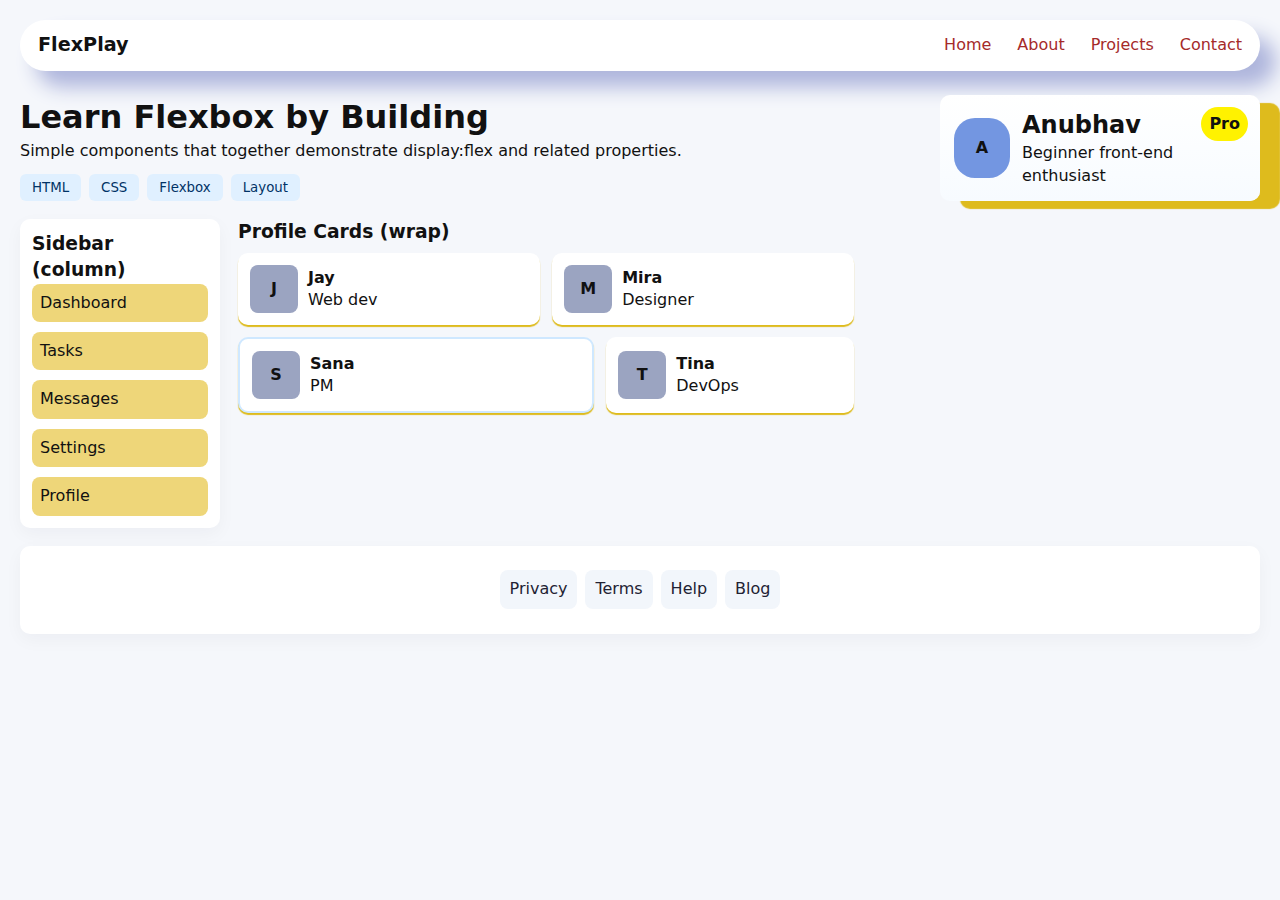
<file: CSSFlexbox/index.html>
<!doctype html>
<html lang="en">
<head>
  <meta charset="utf-8" />
  <meta name="viewport" content="width=device-width,initial-scale=1" />
  <title>Struct</title>
  <link rel="stylesheet" href="styleflexb.css">
  
</head>
<body>
  <header class="site-header">
    <div class="logo">FlexPlay</div>
    <nav class="main-nav" aria-label="Main navigation">
      <a href="#">Home</a>
      <a href="#">About</a>
      <a href="#">Projects</a>
      <a href="#">Contact</a>
    </nav>
  </header>

  <section class="hero" id="main">
    <div class="hero-left">
      <h1>Learn Flexbox by Building</h1>
      <p>Simple components that together demonstrate display:flex and related properties.</p>
      <div class="toolbar">
        <button>HTML</button><button>CSS</button><button>Flexbox</button><button>Layout</button>
      </div>
    </div>
    <div class="hero-right">
      <div class="profile-card big">
        <div class="avatar">A</div>
        <div class="profile-info">
          <h2>Anubhav</h2>
          <p>Beginner front-end enthusiast</p>
        </div>
        <div class="badge">Pro</div>
      </div>
    </div>
  </section>

  <main class="content">
    <aside class="sidebar">
      <h3>Sidebar (column)</h3>
      <ul>
        <li class="wide">Dashboard</li>
        <li>Tasks</li>
        <li class="tall">Messages</li>
        <li>Settings</li>
        <li class="self-center">Profile</li>
      </ul>
    </aside>

    <section class="cards">
      <h3>Profile Cards (wrap)</h3>
      <div class="card-container">
        <article class="card">
          <div class="avatar small">J</div>
          <div class="card-body">
            <h4>Jay</h4>
            <p>Web dev</p>
          </div>
        </article>
        <article class="card">
          <div class="avatar small">M</div>
          <div class="card-body">
            <h4>Mira</h4>
            <p>Designer</p>
          </div>
        </article>
        <article class="card featured">
          <div class="avatar small">S</div>
          <div class="card-body">
            <h4>Sana</h4>
            <p>PM</p>
          </div>
        </article>
        <article class="card tall-card">
          <div class="avatar small">T</div>
          <div class="card-body">
            <h4>Tina</h4>
            <p>DevOps</p>
          </div>
        </article>
      </div>
    </section>
  </main>

  <footer class="site-footer">
    <div class="footer-links">
      <a href="#">Privacy</a><a href="#">Terms</a><a href="#">Help</a><a href="#">Blog</a>
    </div>
  </footer>
</body>
</html>
</file>
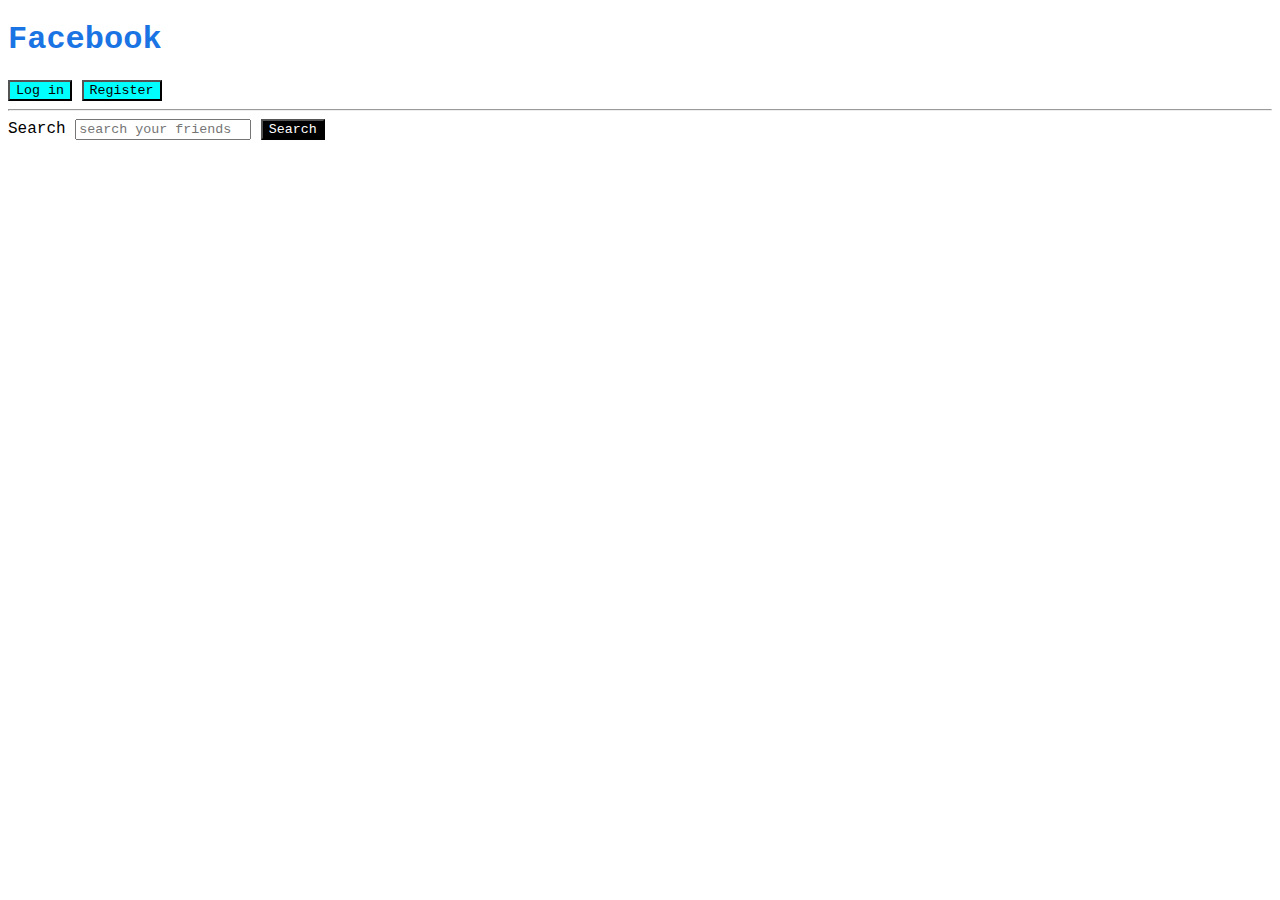
<file: CSS PART 2/PracticeQs.html>
<!DOCTYPE html>
<html lang="en">
  <head>
    <meta charset="UTF-8" />
    <meta http-equiv="X-UA-Compatible" content="IE=edge" />
    <meta name="viewport" content="width=device-width, initial-scale=1.0" />
    <title>Practice Qs</title>
    <link rel="stylesheet" href="PracticeQs.css">
  </head>
  <body>
    <h1>Facebook</h1>
    <button class="userbtn">Log in</button>
    <button class="userbtn">Register</button>
    <hr />
    <label for="search">Search</label>
    <input placeholder="search your friends" id="search" />
    <button id="searchbtn">Search</button>
  </body>
</html>
</file>
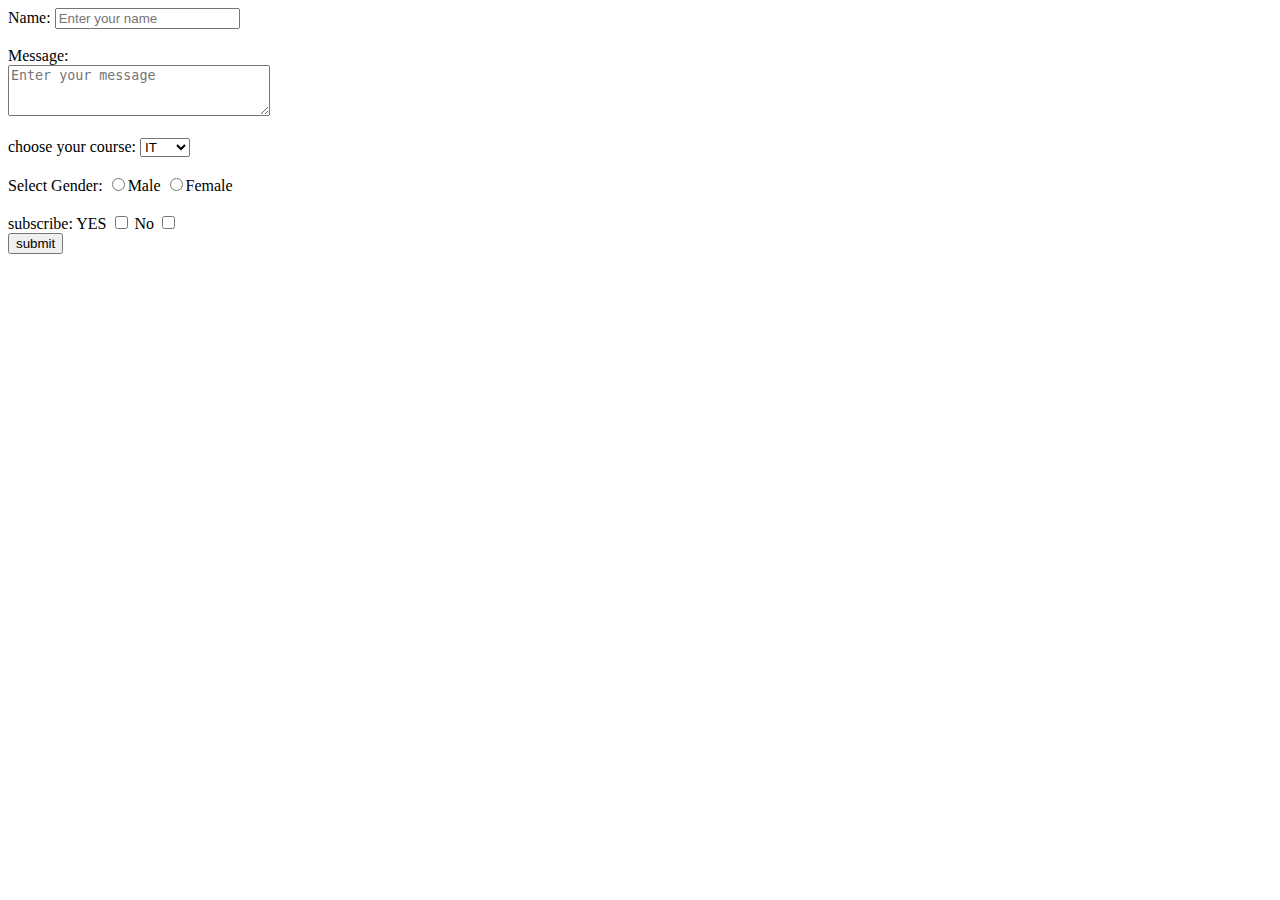
<file: html/form.html>
<!DOCTYPE html>
<html lang="en">
<head>
    <meta charset="UTF-8">
    <meta name="viewport" content="width=device-width, initial-scale=1.0">
    <title>Document</title>
</head>
<body>
    <form action="submit">
        <div>
        <label for="name">Name:</label>
        <input type="text" id="name" placeholder="Enter your name" name="username">
        </div><br>

        <div>
            <label for="message">Message:</label><br>
            <textarea name="message" id="message" placeholder="Enter your message" rows="3" cols="30"></textarea>
        </div><br>

        <div>
            <label for="course">choose your course:</label>
            <select name="course" id="course">
            <option value="IT">IT</option>
            <option value="CSE">CSE</option>
            <option value="ECE">ECE</option>
            </select>
        </div><br>

        <div>
            <label for="gender">Select Gender:</label>
            <input type="radio" name="gender" id="gender" value="Male">Male
            <input type="radio" name="gender" id="gender" value="Female">Female
        </div> <br>

        <div>
            subscribe:
            <label fsor="yes">YES</label>
            <input type="checkbox" name="submit" id="yes">
            <label for="no">No</label>
            <input type="checkbox" name="submit" id="no">
        </div>

        <div>
            <input type="submit" value="submit"> 
        </div>

    </form>
</body>
</html>
</file>
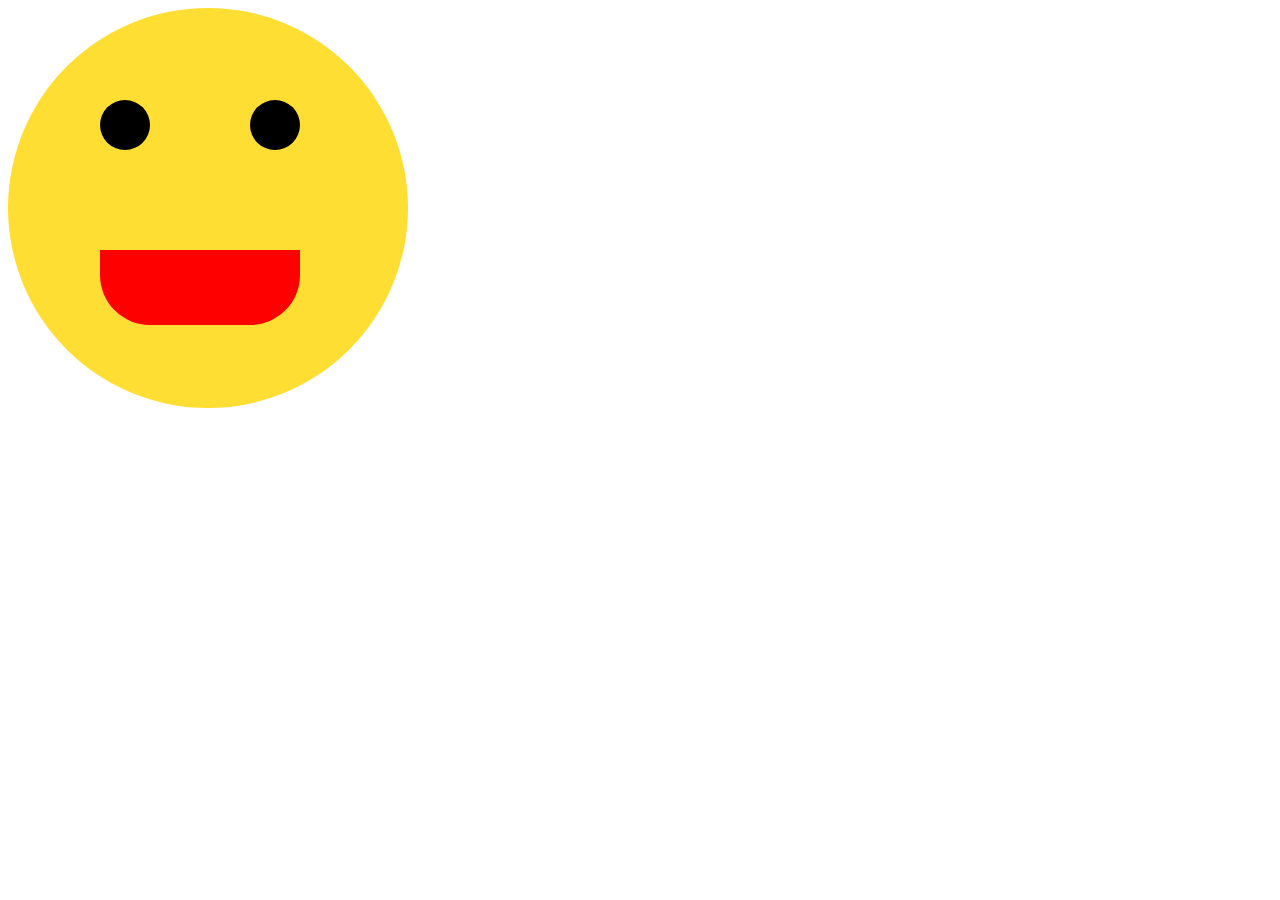
<file: CSS PART 4/POSITION/smiley.html>
<!DOCTYPE html>
<html lang="en">
<head>
  <meta charset="UTF-8">
  <meta name="viewport" content="width=device-width, initial-scale=1.0">
  <title>Document</title>
  <link rel="stylesheet" href="smiley.css">
</head>
<body>
  <div class="face"></div>
  <div class="eye1"></div>
  <div class="eye2"></div>
  <div class="mouth"></div>
</body>
</html>
</file>
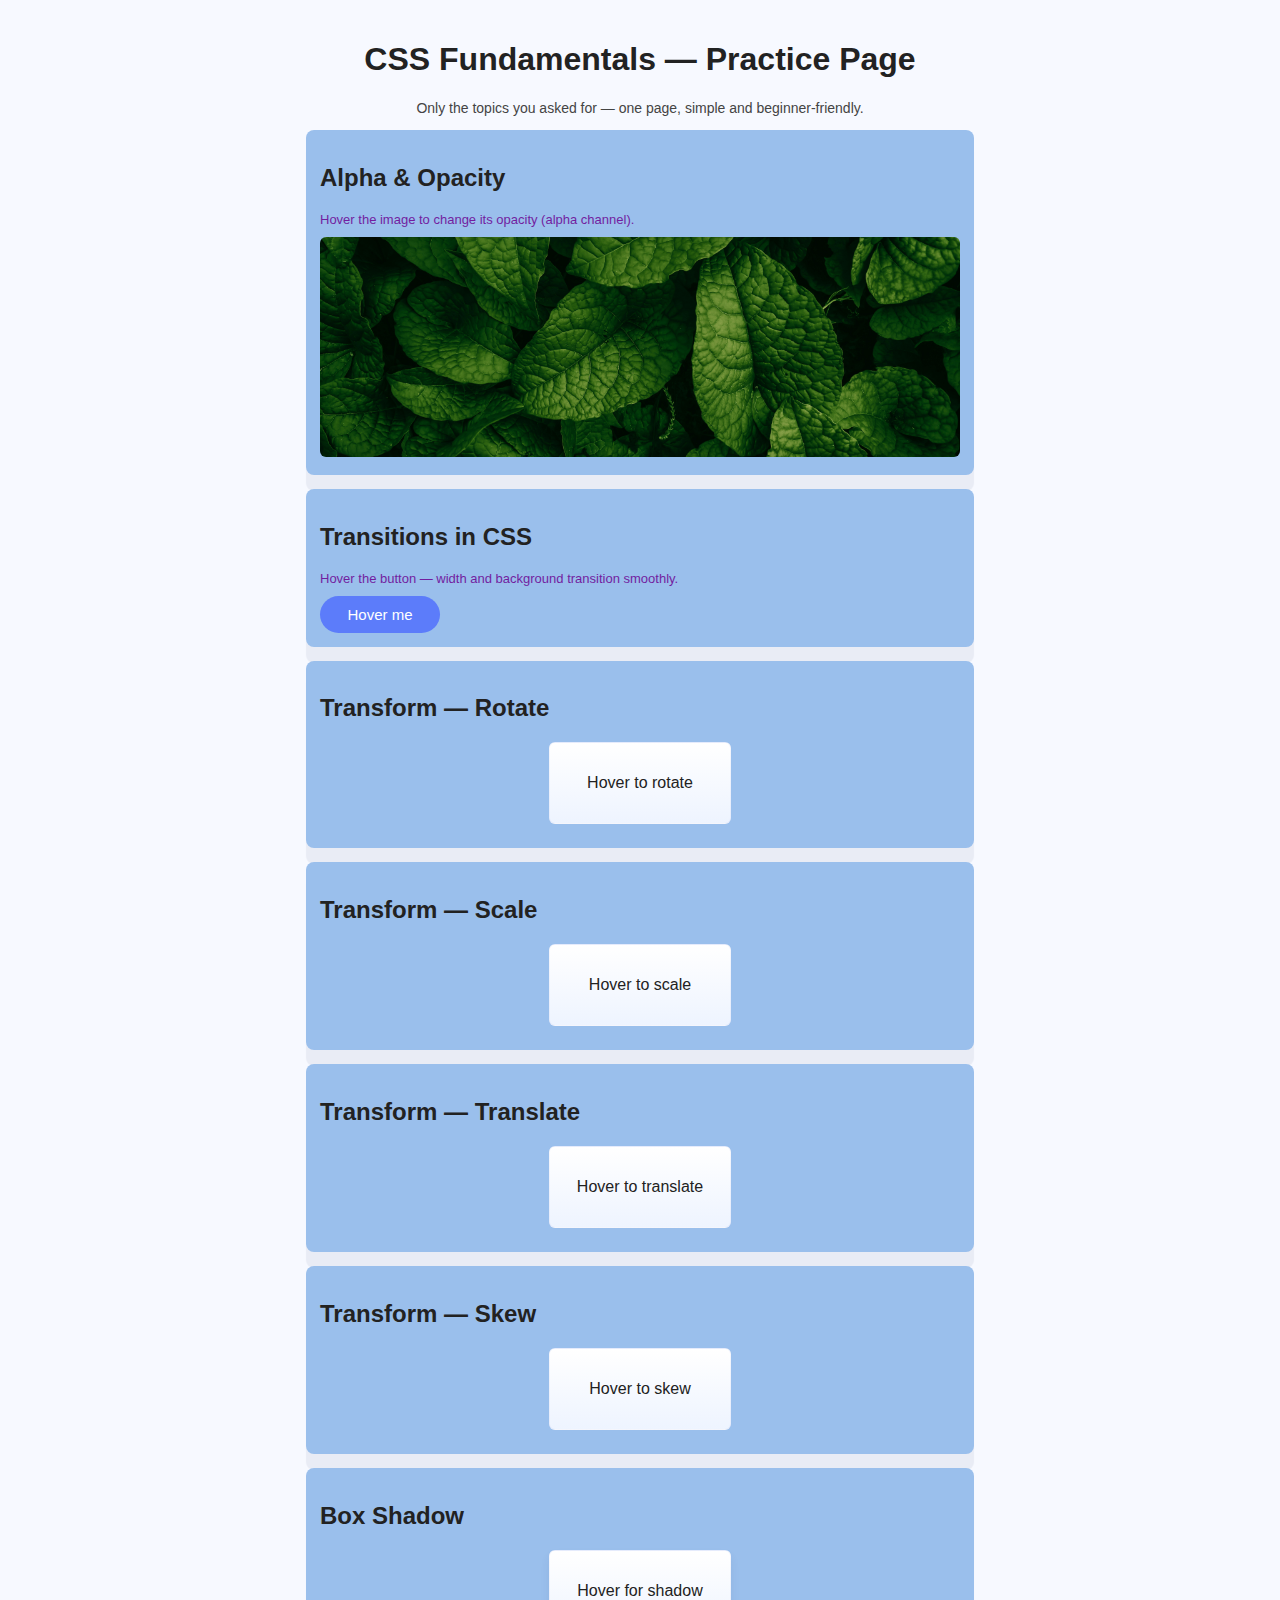
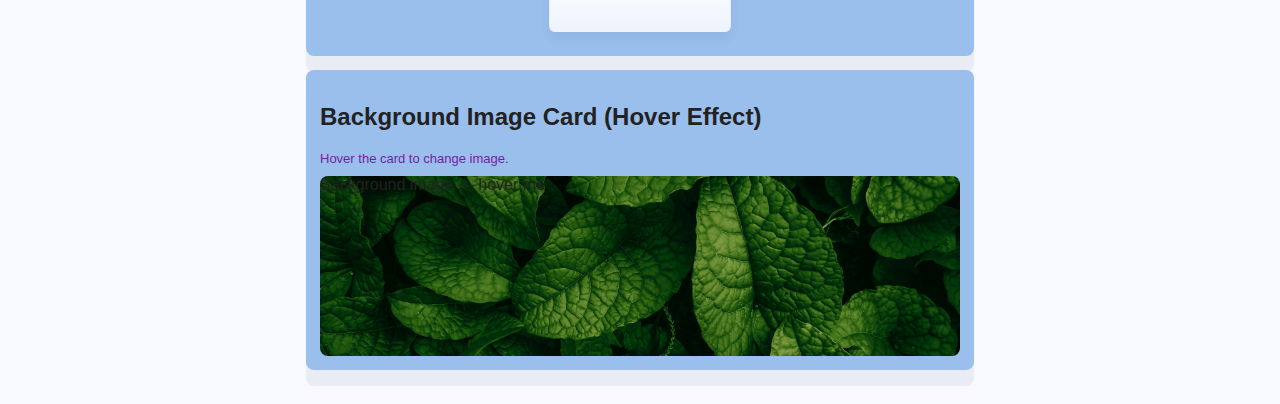
<file: CSS PART 4/Transform/css4.html>
<!doctype html>
<html lang="en">
<head>
  <meta charset="utf-8" />
  <meta name="viewport" content="width=device-width,initial-scale=1" />
  <title>CSS Fundamentals — One Page (Beginner)</title>
  <link rel="stylesheet" href="css4.css">
</head>
<body>
  <header>
    <h1>CSS Fundamentals — Practice Page</h1>
    <p class="subtitle">Only the topics you asked for — one page, simple and beginner-friendly.</p>
  </header>

  <!-- Alpha & Opacity -->
  <section class="card" id="opacity">
    <h2>Alpha &amp; Opacity</h2>
    <p class="note">Hover the image to change its opacity (alpha channel).</p>
    <img src="nature.jpg" alt="Nature (opacity demo)" class="demo-image">
  </section>

  <!-- Transitions -->
  <section class="card" id="transitions">
    <h2>Transitions in CSS</h2>
    <p class="note">Hover the button — width and background transition smoothly.</p>
    <button class="btn-transition">Hover me</button>
  </section>

  <!-- Transform - Rotate -->
  <section class="card" id="rotate">
    <h2>Transform — Rotate</h2>
    <div class="demo-box rotate">Hover to rotate</div>
  </section>

  <!-- Transform - Scale -->
  <section class="card" id="scale">
    <h2>Transform — Scale</h2>
    <div class="demo-box scale">Hover to scale</div>
  </section>

  <!-- Transform - Translate -->
  <section class="card" id="translate">
    <h2>Transform — Translate</h2>
    <div class="demo-box translate">Hover to translate</div>
  </section>

  <!-- Transform - Skew -->
  <section class="card" id="skew">
    <h2>Transform — Skew</h2>
    <div class="demo-box skew">Hover to skew</div>
  </section>

  <!-- Box Shadow -->
  <section class="card" id="boxshadow">
    <h2>Box Shadow</h2>
    <div class="demo-box shadow">Hover for shadow</div>
  </section>

  <!-- Background Image Card Hover Effect -->
  <section class="card" id="bgcard">
    <h2>Background Image Card (Hover Effect)</h2>
    <p class="note">Hover the card to change image.</p>
    <div class="bg-card">
      <div class="bg-label">Background image — hover me</div>
    </div>
  </section>
</file>
<file: CSSFlexbox/styleflexb.css>
* {
    box-sizing: border-box;
    font-family: system-ui, Segoe UI, Roboto, Arial;
    margin: 0;
    padding: 0
}

body {
    background: #f5f7fb;
    color: #111;
    line-height: 1.4;
    padding: 20px
}

.site-header {
    display:flex;
    align-items: center;
    justify-content: space-between;
    gap:20px;
    padding: 12px 18px;
    background-color: #ffffff;
    box-shadow: 16px 16px 20px rgb(174, 181, 220);
    margin-bottom: 24px;
    border-radius: 100px;
    
}

.logo {
    font-weight: 700;
    font-size: 1.2rem;
}

.main-nav {
    display: flex;
    gap: 26px;

    
}

.main-nav a {
    text-decoration: none;
    color:brown;
    font-weight: 500;
}

.hero {
    display: flex;
    align-items: stretch ; 
    gap: 18px;
    margin-bottom: 18px;
    flex-wrap: wrap;  
}

.hero-left{
    flex: 1 1 360px;
    min-width: 220px
}

.hero-right {
    
    flex: 0 0 320px;
    display: flex;
   align-content: center;
   justify-content: center;
}

.toolbar{
    margin-top: 12px;
    display: flex;
    gap: 8px;
    flex-wrap: wrap;
    
}
.toolbar button {
  padding: 6px 12px;
  border: none;
  border-radius: 6px;
  background-color: #e0f0ff;
  color: #003366;
  font-weight: 500;
  cursor: pointer;
  transition: background-color 0.2s ease;
}

.toolbar button:hover {
  background-color: #a6be1b;
}


.profile-card {
    display: flex;
    align-items: center;
    gap: 12px;
    padding: 14px;
    width: 100%;
    background: linear-gradient(180deg, #fff, #f7fbff);
    box-shadow: 20px 8px 1px rgb(222, 187, 29);
    border-radius: 10px;
    position: relative;
}

.profile-card .avatar {
    width: 60px;
    height: 60px;
     background: #7396e1;
     border-radius: 21px;
    display: flex;
    align-items: center;
    justify-content: center;
    font-weight: 700;
}

.profile-card .badge {
    position:absolute;
    right: 12px;
    top: 12px;
    padding: 6px 8px;
    border-radius: 999px;
    background: #fff200;
    font-weight: 600;
    align-self: flex-start

}

.content{
    display: flex;
    gap: 18px;
    align-items: flex-start;
    flex-wrap: wrap
}

.sidebar{
     flex: 0 0 200px;
     background: #fff;
     padding: 12px;
     border-radius: 10px;
     box-shadow: 0 6px 18px rgba(10, 20, 40, 0.04)

}

.sidebar ul {
    list-style: none;
    display:flex ;
    flex-direction: column;
    gap: 10px;
    padding: top 10px;
    align-items: flex-stretch;
    
}

.sidebar li {
    padding: 8px;
    background-color: #eed679;
    border-radius: 8px;
    width: 100%;
}

.card-container {
    display: flex;
    gap: 12px;
    flex-wrap: wrap;
    align-content: flex-start;
    padding-top: 8px;
}

.card{
    display: flex;
    gap: 10px;
    align-items: center;
    padding: 12px;
    border-radius: 10px;
    background: #ffffff;
    box-shadow: 0   2px 1px rgb(222, 187, 29);
    flex: 1 1 200px;
    min-width: 180x

}

.avatar.small {
    width: 48px;
    height: 48px;
    border-radius: 8px;
    display: flex;
    align-items: center;
    justify-content: center;
    background: #9ba4c1;
    font-weight: 700
}

.card.featured {
    border: 2px solid #cfe8ff;
    flex: 2 1 260px;
    align-self: flex-start
}


.site-footer {
    margin-top: 18px;
    background: #fff;
    padding: 12px;
    border-radius: 10px;
    box-shadow: 0 6px 18px rgba(10, 20, 40, 0.04)
}

.footer-links {
    display: flex;
    flex-wrap: wrap;
    gap: 8px;
    height: 64px;
    align-content: center;
    justify-content: center
}

.footer-links a {
    padding: 8px 10px;
    border-radius: 8px;
    background: #f2f6fb;
    text-decoration: none;
    color: #223
}
</file>
<file: CSS PART 2/PracticeQs.css>
*{
    font-family:'Courier New';
}

h1{
    color: #1b74e4;
}

#searchbtn{

    background-color: black;
    color: white;
}

.userbtn{
    background-color: aqua;
}
</file>
<file: CSS PART 4/POSITION/smiley.css>
.face {
    width: 400px;
    height: 400px;
    background-color: #Ffde34;
    border-radius: 100%;
}

.mouth{
    width: 200px;
    height: 75px;
    background-color: red;
    border-radius: 0px 0px 50px 50px;
    position: absolute;
    top: 250px;
    left: 100px;
}

.eye1{
    width: 50px;
    height: 50px;
    background-color: black;
    border-radius: 100%;
    position: absolute;
    top: 100px;
    left: 100px;
}

.eye2{
    width: 50px;
    height: 50px;
    background-color: black;
    border-radius: 100%;
    position: absolute;
    top: 100px;
    left: 250px;
}
</file>
<file: CSS PART 4/Transform/css4.css>
body {
  font-family: Arial, sans-serif;
  background: #f7f9ff;
  color: #222;
  margin: 0;
  padding: 20px;
}

header, footer {
  text-align: center;
}

.subtitle { margin-top: 4px; color: #444; font-size: 14px; }

.card {
  background: rgb(154, 191, 236);
  border-radius: 8px;
  padding: 14px;
  margin: 14px auto;
  max-width: 640px; 
  box-shadow: 0 16px 1px rgba(20,30,80,0.06);
}

.note { color: #721ea0; font-size: 13px; margin: 6px 0 10px; }

.demo-image {
 width: 100%;
  max-height: 220px;
  object-fit: cover;
  border-radius: 6px;
  opacity: 1;
  transition: opacity 1s ease;
}
   
.demo-image:hover{
    opacity: 0.70;
}

.btn-transition{
  display: inline-block;
  padding: 10px 18px;
  border: none;
  border-radius: 50px;
  background: #5c7cfa;
  color: white;
  font-size: 15px;
  cursor: pointer;
  transition: background 300ms ease, width 1s ease;
  width: 120px;
 
}

.btn-transition:hover {
    width: 180px;
    background-color: aqua;

}

.demo-box {
  width: 180px;
  height: 80px;
  margin: 10px auto;
  display: block;
  line-height: 80px;
  text-align: center;
  border-radius: 6px;
  background: linear-gradient(180deg,#ffffff,#eef4ff);
  border: 1px solid rgba(80,100,200,0.06);
  transition: transform 300ms ease; /* smooth transform */
}

.rotate:hover { transform: rotate(150deg);
  background-color: #721ea0;
                color: #721ea0; }
.scale:hover {
  transform: scale(1.4);
  background: purple;
  color:wheat;
}

.translate:hover {
  transform: translateX(32px);
}

.skew:hover {
  transform: skew(34deg,5deg);
}

.shadow {
  box-shadow: 0 6px 10px rgba(50,70,120,0.08);
  transition: box-shadow 280ms ease, transform 280ms ease;
}
.shadow:hover {
  box-shadow: 0 18px 36px rgba(52, 210, 31, 0.9);
  transform: translateY(-7px);
}

.bg-card {
  height: 180px;
  border-radius: 8px;
  background-image: url('nature.jpg'); 
  background-size: cover;
  background-position: center;
  position: relative;
  overflow: hidden;
}

.bg-card:hover{
  opacity: 0.90 ;
  background-image: url(doraemon.jpg);
  background-size: contain;
}
</file>
